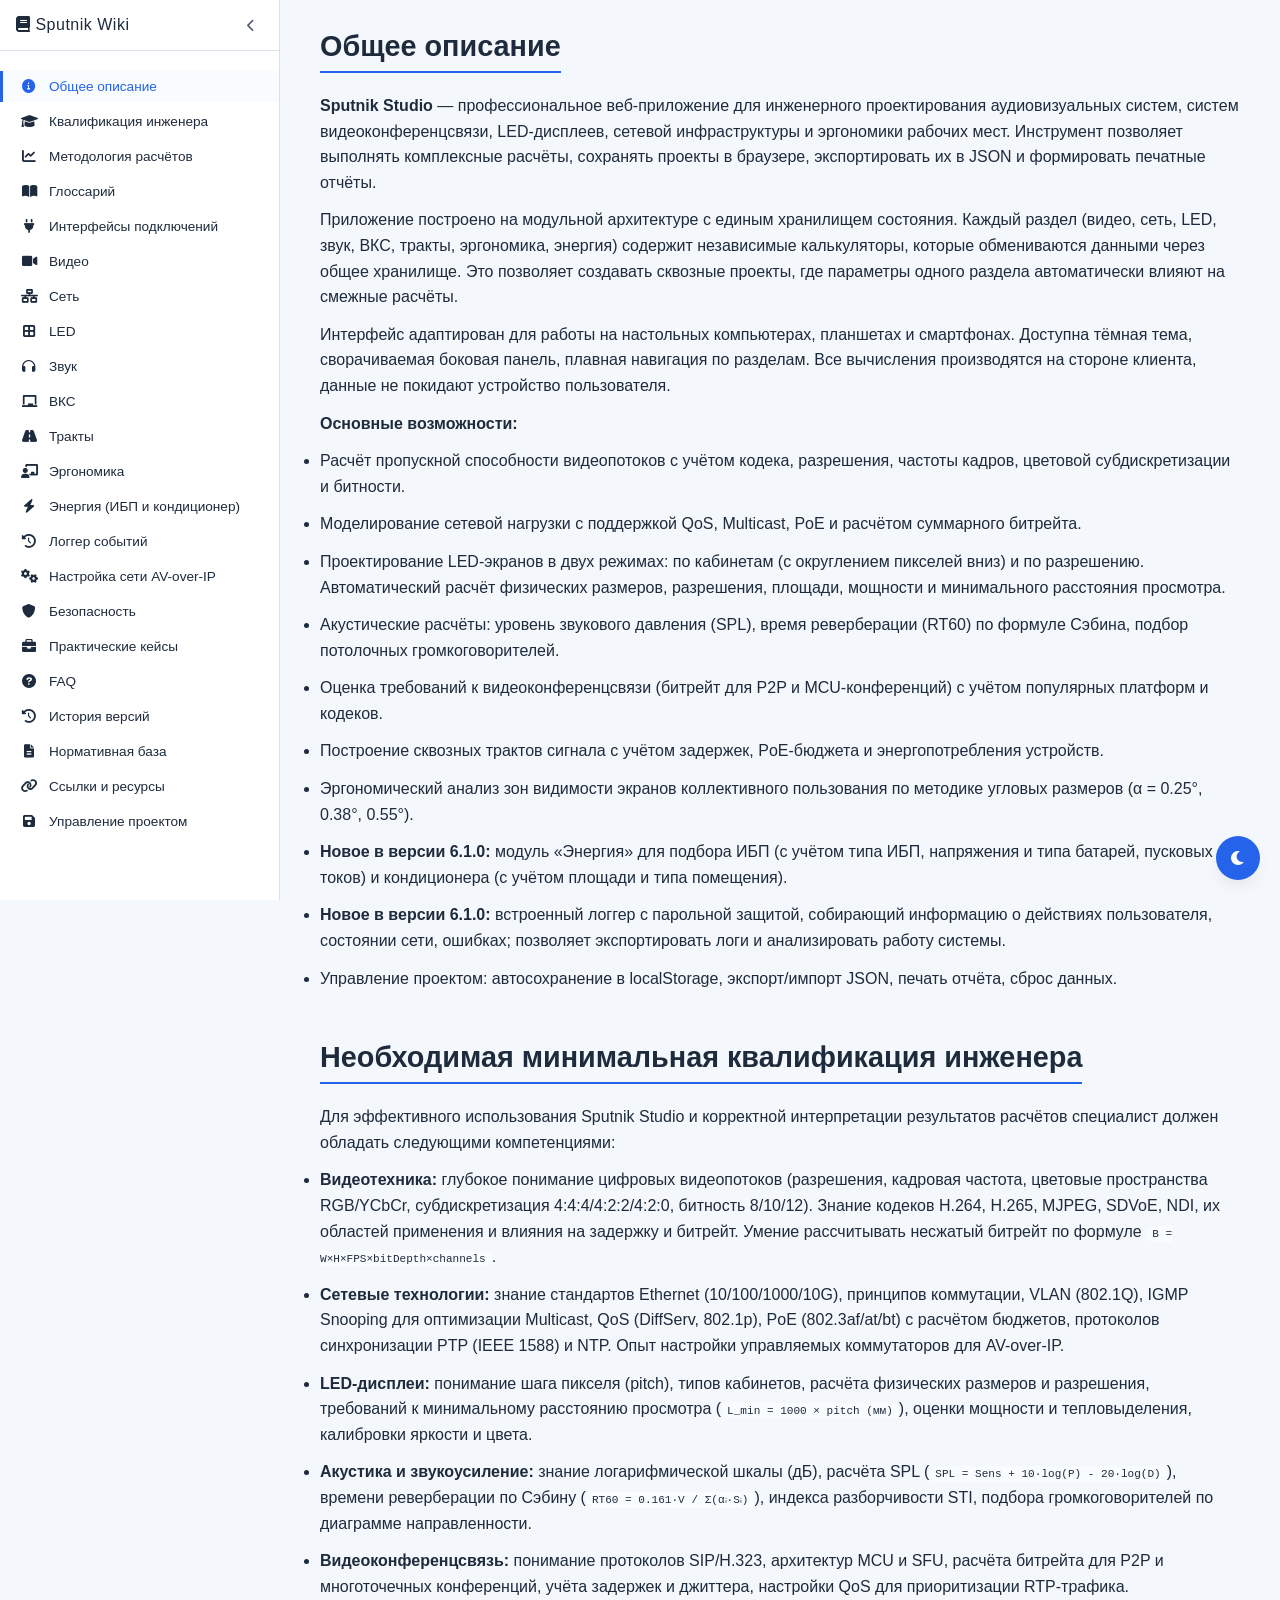
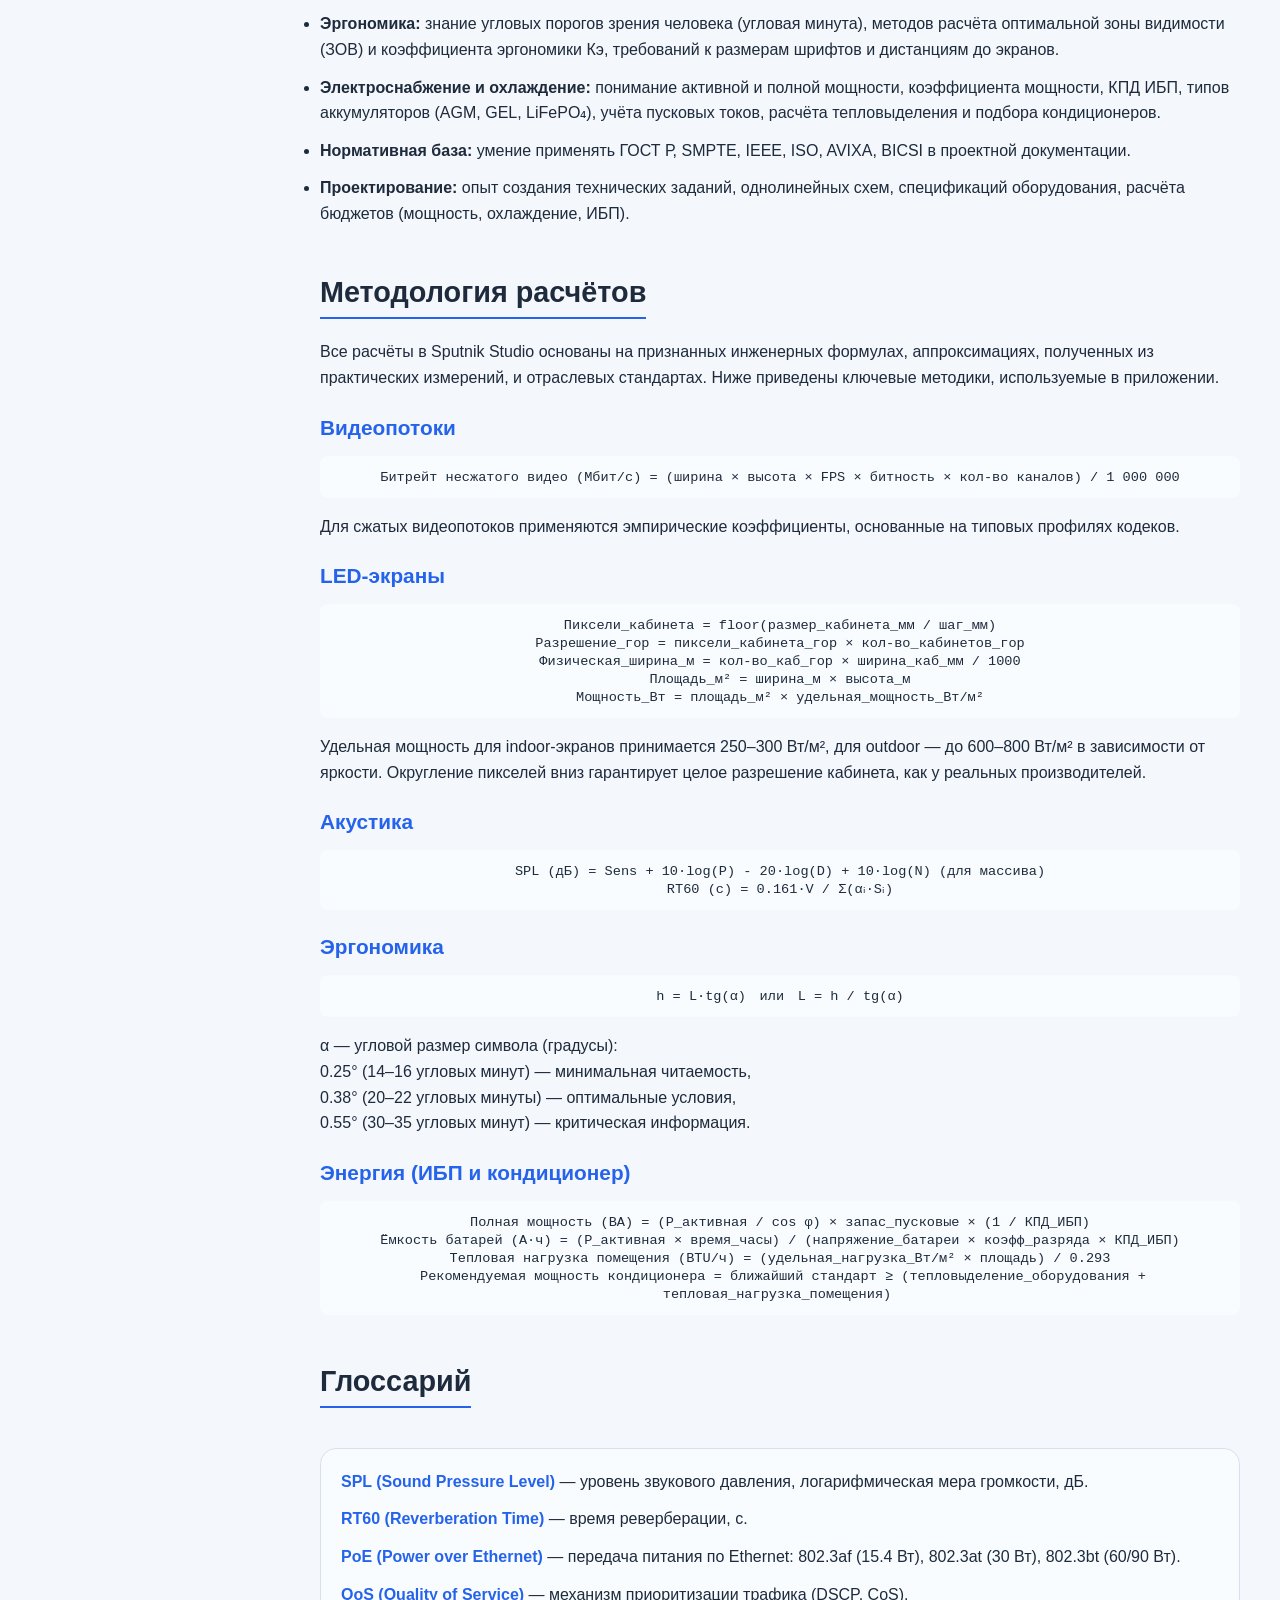
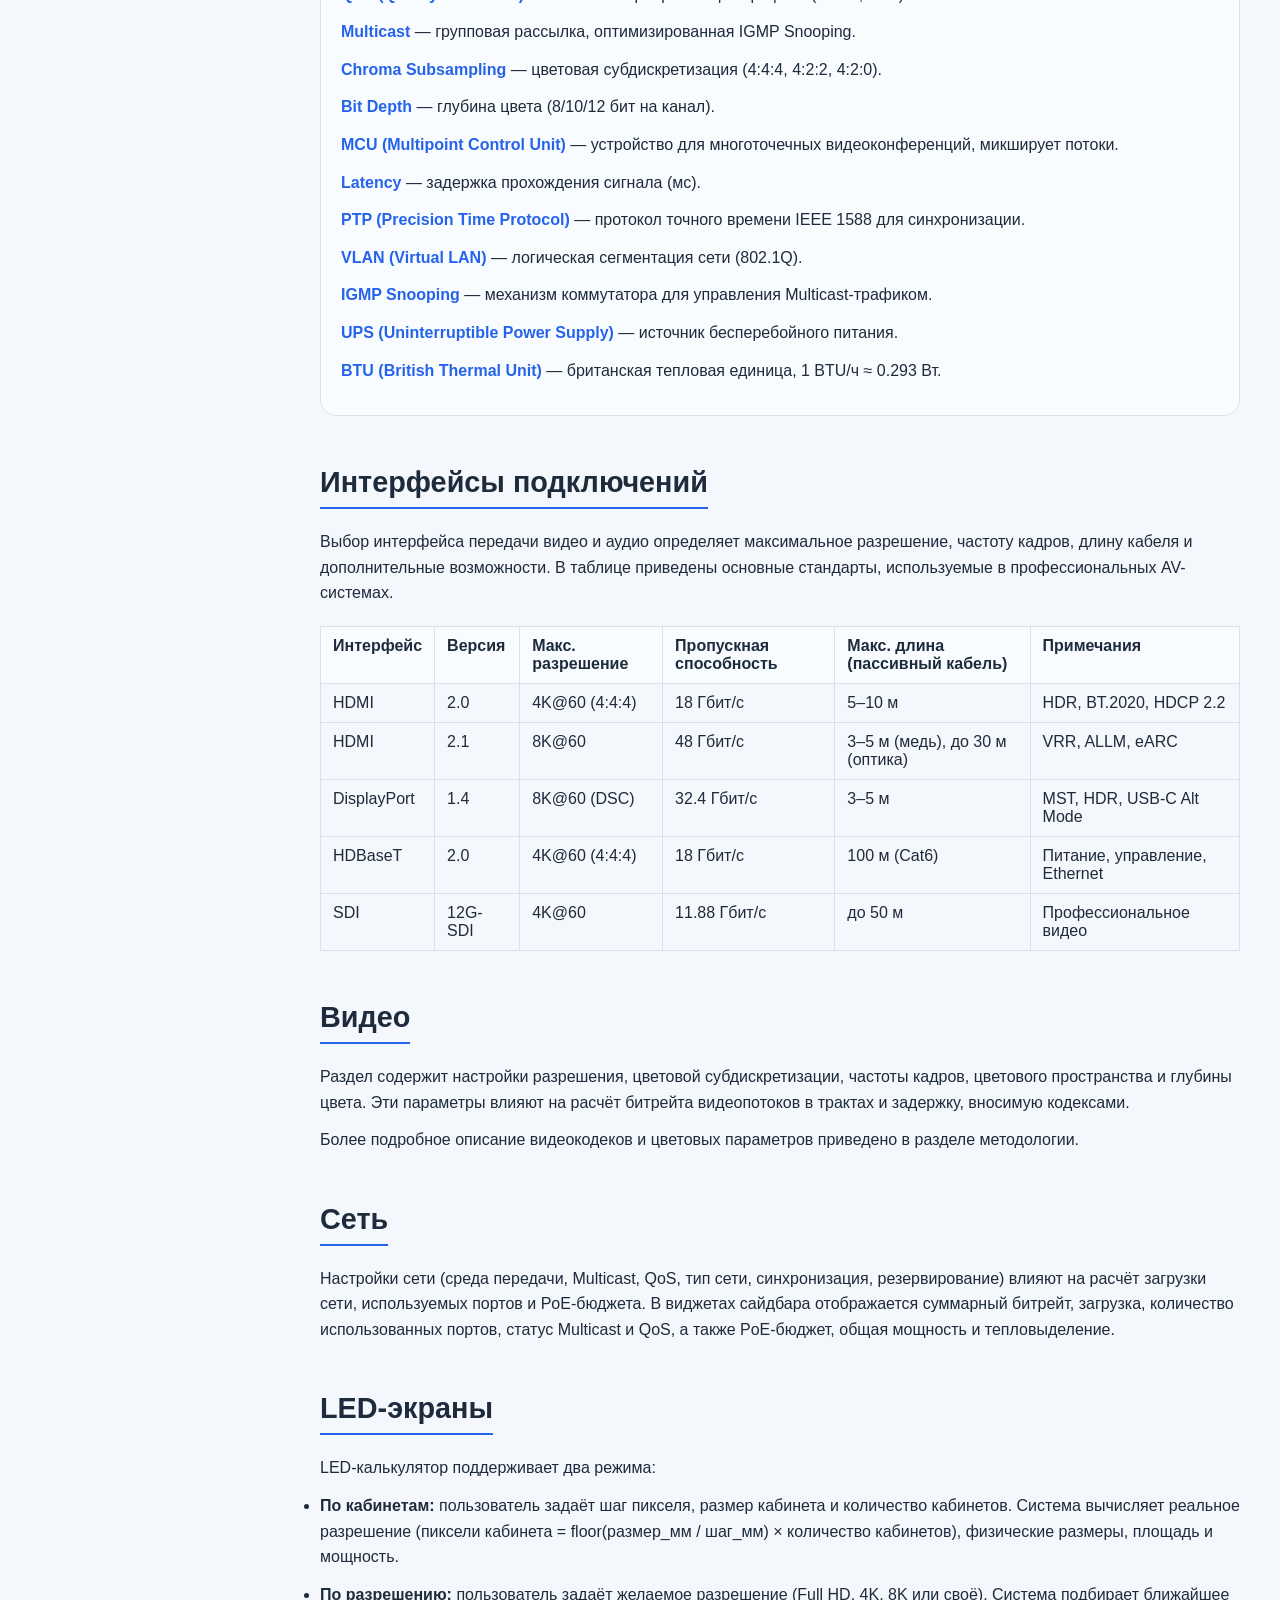
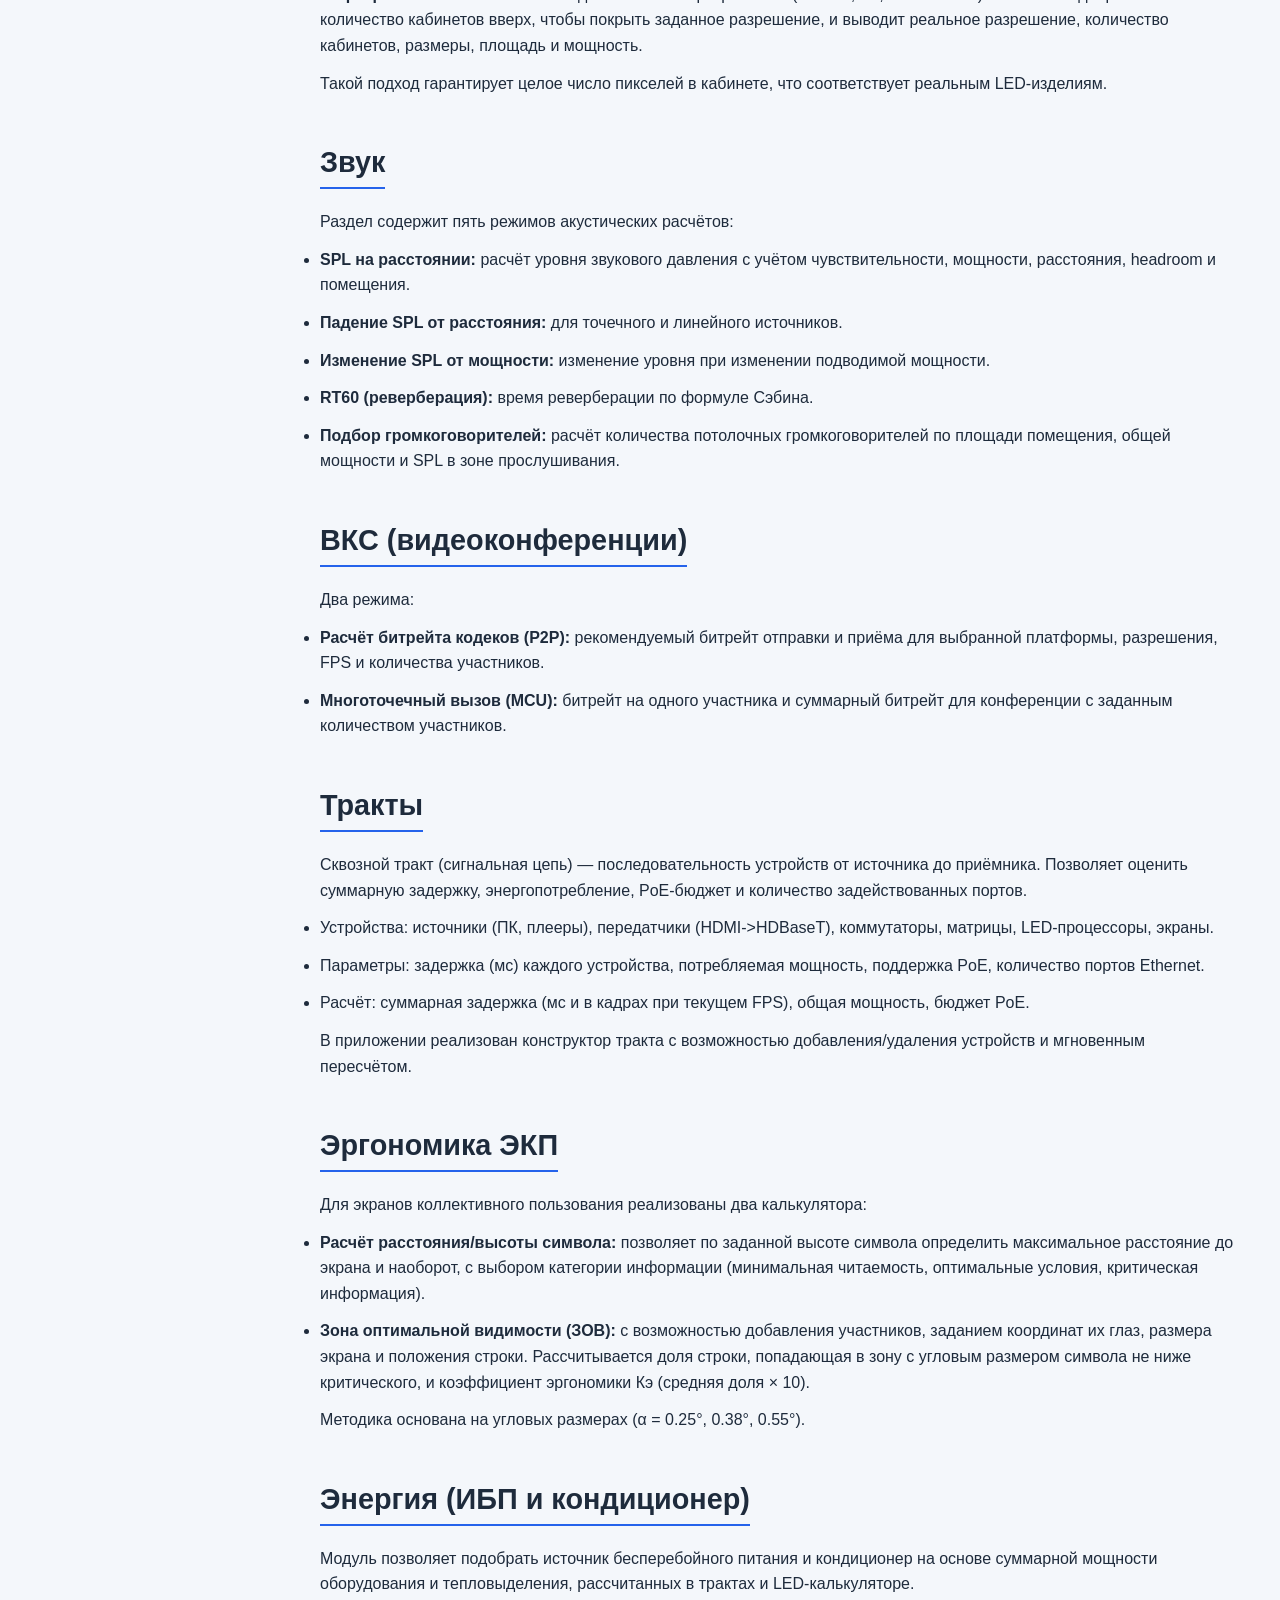
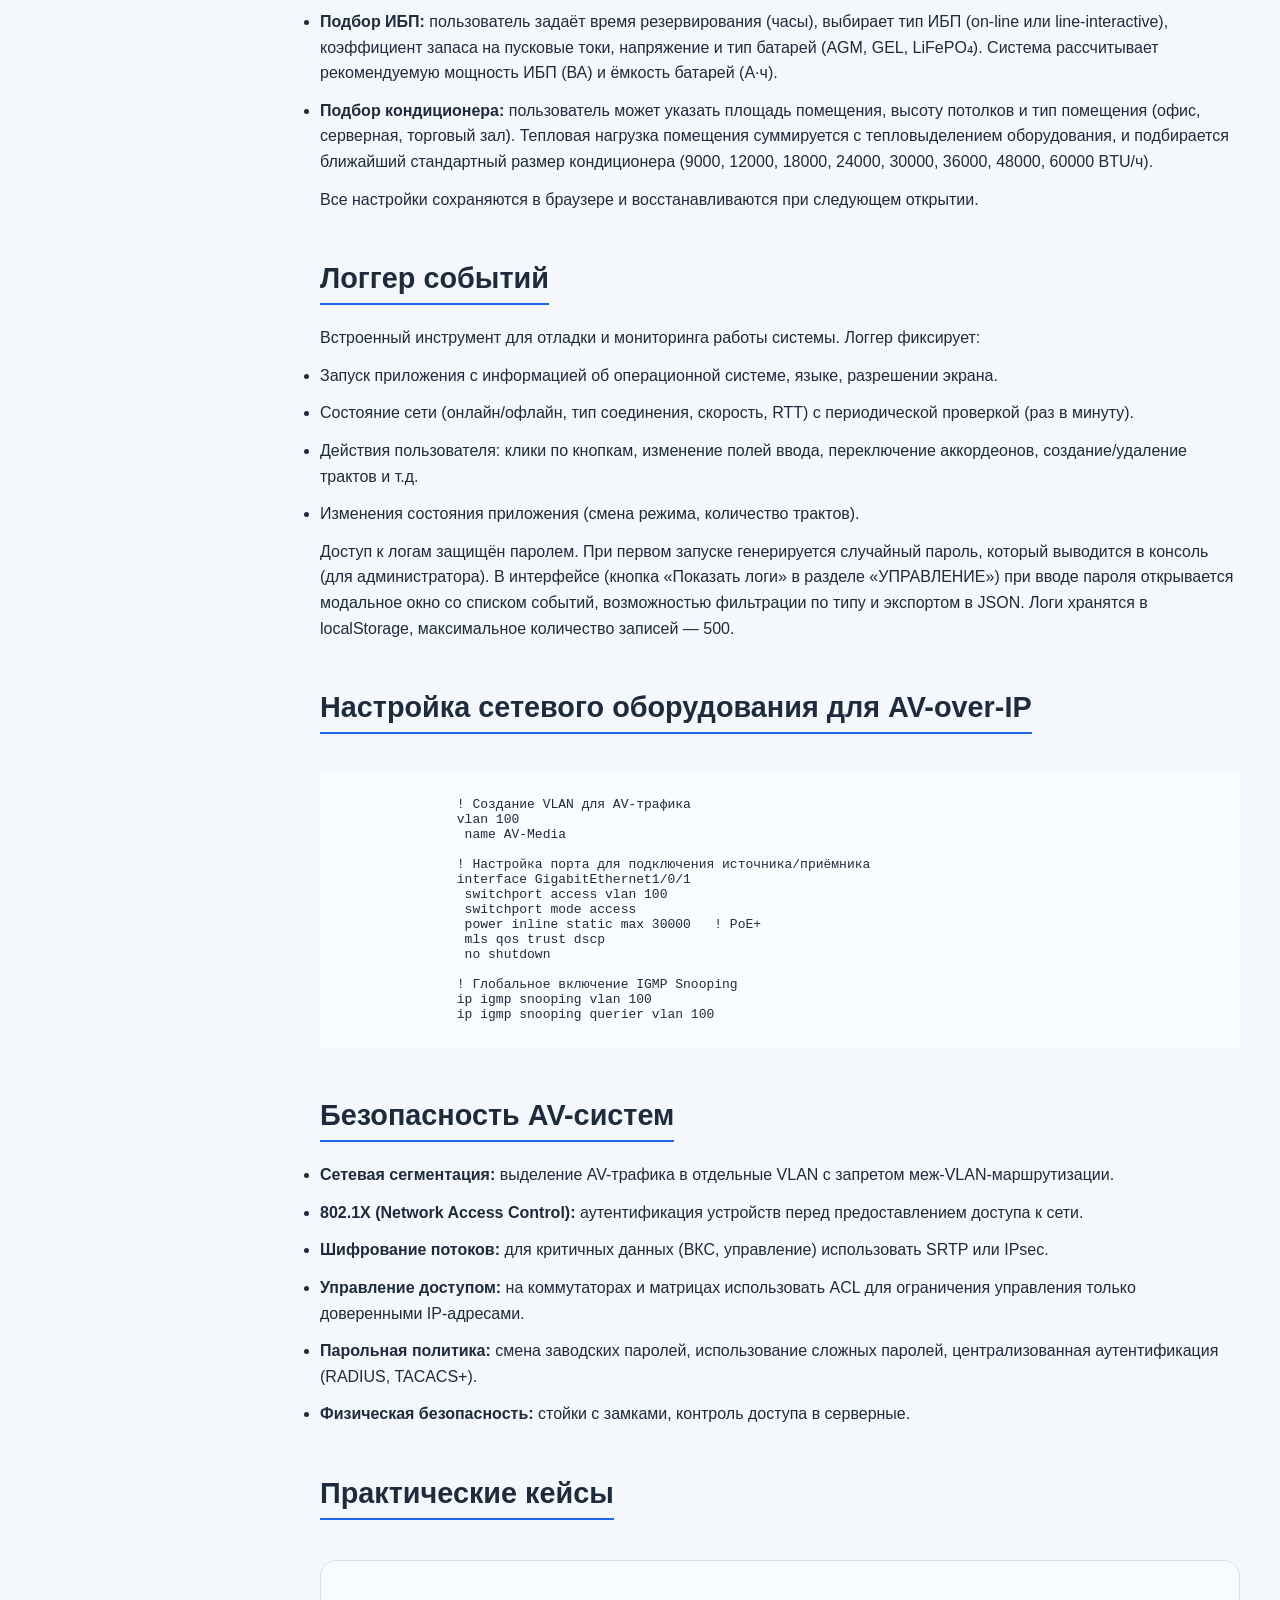
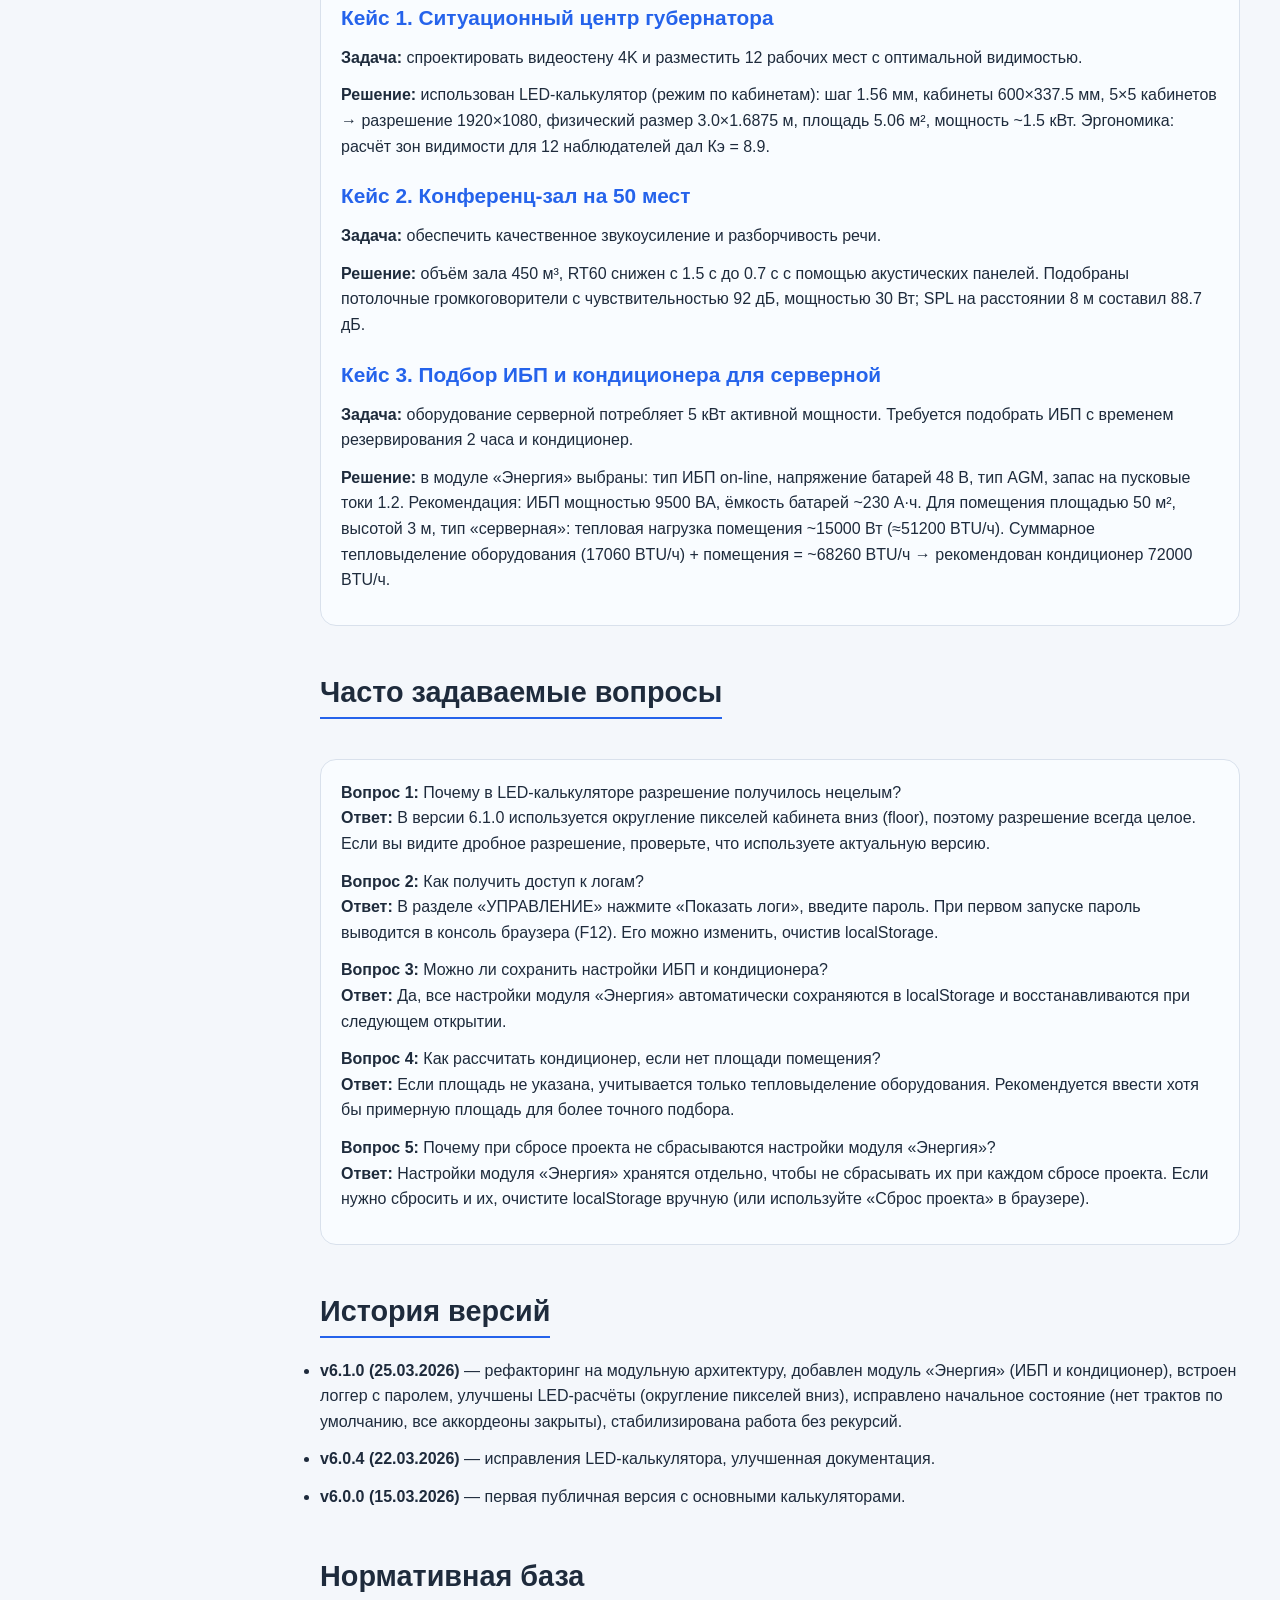
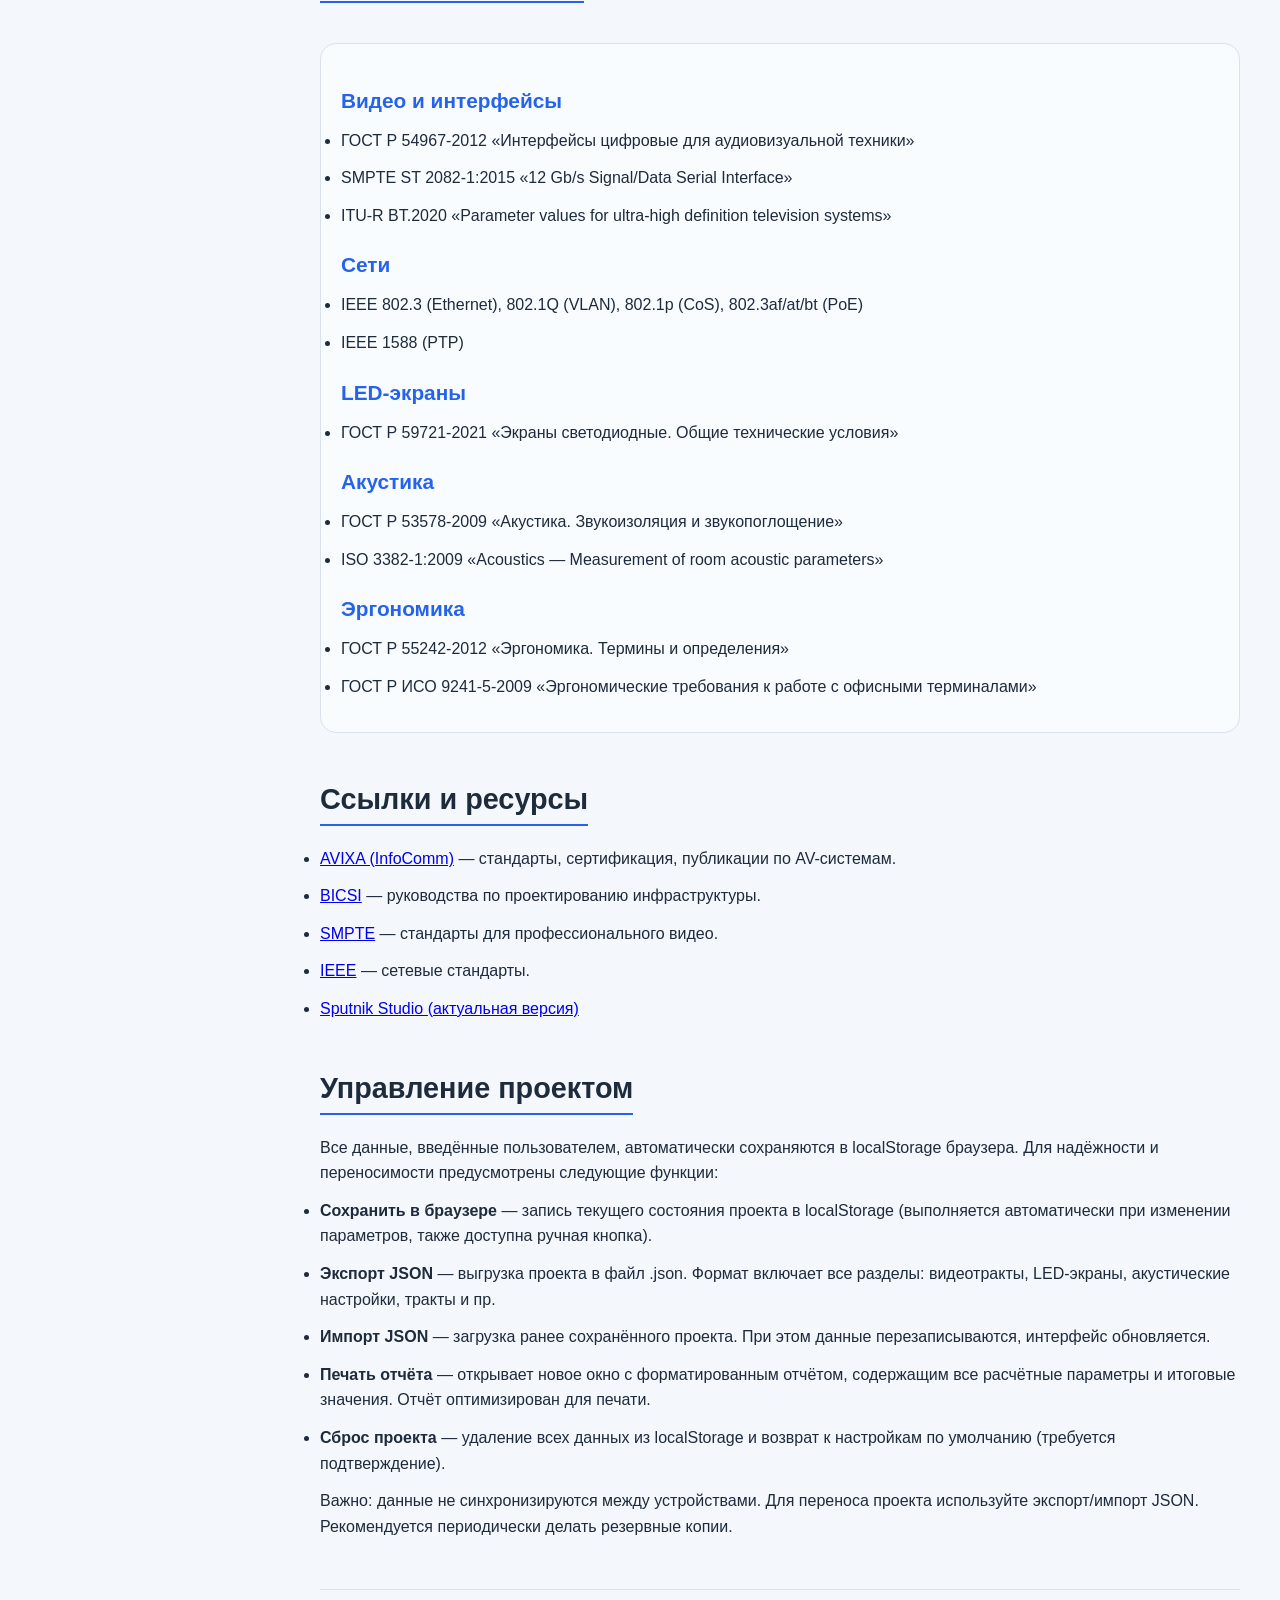
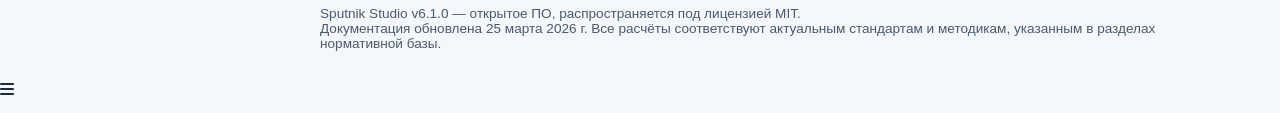
<file: wiki.html>
<!DOCTYPE html>
<html lang="ru">
<head>
    <meta charset="UTF-8">
    <meta name="viewport" content="width=device-width, initial-scale=1.0, user-scalable=yes">
    <title>Sputnik Studio v6.1.0 — Полная техническая документация</title>
    <link rel="stylesheet" href="https://cdnjs.cloudflare.com/ajax/libs/font-awesome/6.0.0-beta3/css/all.min.css">
    <style>
        * { margin: 0; padding: 0; box-sizing: border-box; font-family: 'Inter', 'Segoe UI', sans-serif; }
        :root {
            --bg-page: #f4f7fb;
            --bg-panel: #ffffff;
            --text-primary: #1e2b3c;
            --text-secondary: #4a5a6e;
            --border-light: #d9e1ec;
            --accent: #2563eb;
            --accent-hover: #1d4ed8;
            --card-bg: #f9fcff;
            --shadow: 0 8px 20px -8px rgba(0,20,40,0.15);
            --sidebar-width: 280px;
            --sidebar-collapsed-width: 70px;
        }
        body.dark {
            --bg-page: #121212;
            --bg-panel: #1e1e1e;
            --text-primary: #e0e0e0;
            --text-secondary: #a0a0a0;
            --border-light: #333333;
            --accent: #3b82f6;
            --accent-hover: #2563eb;
            --card-bg: #2a2a2a;
            --shadow: 0 8px 20px -8px rgba(0,0,0,0.7);
        }
        body {
            background: var(--bg-page);
            color: var(--text-primary);
            transition: background 0.2s, color 0.2s;
            overflow-x: hidden;
        }
        .app-layout {
            display: flex;
            min-height: 100vh;
        }
        .sidebar {
            width: var(--sidebar-width);
            background: var(--bg-panel);
            border-right: 1px solid var(--border-light);
            flex-shrink: 0;
            position: sticky;
            top: 0;
            height: 100vh;
            overflow-y: auto;
            transition: width 0.2s ease;
            z-index: 10;
        }
        .sidebar.collapsed {
            width: var(--sidebar-collapsed-width);
        }
        .sidebar-header {
            padding: 16px;
            border-bottom: 1px solid var(--border-light);
            display: flex;
            justify-content: space-between;
            align-items: center;
        }
        .sidebar.collapsed .sidebar-header {
            padding: 16px 8px;
            justify-content: center;
        }
        .sidebar-header h2 {
            font-size: 1rem;
            font-weight: 500;
            letter-spacing: 0.5px;
            white-space: nowrap;
        }
        .sidebar.collapsed .sidebar-header h2 {
            display: none;
        }
        .collapse-btn {
            cursor: pointer;
            font-size: 0.8rem;
            color: var(--text-secondary);
            width: 24px;
            text-align: center;
        }
        .collapse-btn:hover {
            color: var(--accent);
        }
        .nav-menu {
            padding: 16px 0;
        }
        .nav-item {
            padding: 8px 16px;
            margin: 4px 0;
            cursor: pointer;
            transition: 0.2s;
            border-left: 3px solid transparent;
            font-size: 0.85rem;
            display: flex;
            align-items: center;
            gap: 10px;
        }
        .sidebar.collapsed .nav-item span {
            display: none;
        }
        .sidebar.collapsed .nav-item {
            justify-content: center;
            padding: 8px 0;
        }
        .nav-item i {
            width: 20px;
            text-align: center;
        }
        .nav-item:hover {
            background: var(--card-bg);
            border-left-color: var(--accent);
        }
        .nav-item.active {
            background: var(--card-bg);
            border-left-color: var(--accent);
            color: var(--accent);
            font-weight: 500;
        }
        .main-content {
            flex: 1;
            padding: 30px 40px;
            max-width: calc(100% - var(--sidebar-width));
            transition: max-width 0.2s;
        }
        .sidebar.collapsed ~ .main-content {
            max-width: calc(100% - var(--sidebar-collapsed-width));
        }
        .section {
            margin-bottom: 50px;
            scroll-margin-top: 20px;
        }
        .section h2 {
            font-size: 1.8rem;
            margin-bottom: 20px;
            padding-bottom: 8px;
            border-bottom: 2px solid var(--accent);
            display: inline-block;
        }
        .section h3 {
            font-size: 1.3rem;
            margin: 25px 0 15px;
            color: var(--accent);
        }
        .section h4 {
            font-size: 1.1rem;
            margin: 20px 0 10px;
        }
        .section p, .section li {
            line-height: 1.6;
            margin-bottom: 12px;
        }
        .card {
            background: var(--card-bg);
            border: 1px solid var(--border-light);
            border-radius: 16px;
            padding: 20px;
            margin: 20px 0;
        }
        table {
            width: 100%;
            border-collapse: collapse;
            margin: 20px 0;
        }
        th, td {
            border: 1px solid var(--border-light);
            padding: 10px 12px;
            text-align: left;
            vertical-align: top;
        }
        th {
            background: var(--card-bg);
            font-weight: 600;
        }
        code {
            background: var(--card-bg);
            padding: 2px 6px;
            border-radius: 6px;
            font-family: monospace;
            font-size: 0.85em;
        }
        .glossary-term {
            font-weight: 600;
            color: var(--accent);
        }
        .footnote {
            font-size: 0.85rem;
            color: var(--text-secondary);
            margin-top: 16px;
            border-top: 1px solid var(--border-light);
            padding-top: 16px;
        }
        .theme-switch {
            position: fixed;
            bottom: 20px;
            right: 20px;
            background: var(--accent);
            color: white;
            width: 44px;
            height: 44px;
            border-radius: 50%;
            display: flex;
            align-items: center;
            justify-content: center;
            cursor: pointer;
            box-shadow: var(--shadow);
            z-index: 100;
            transition: 0.2s;
        }
        .ascii-art {
            font-family: monospace;
            background: var(--card-bg);
            padding: 12px;
            border-radius: 8px;
            margin: 16px 0;
            white-space: pre;
            overflow-x: auto;
        }
        .formula {
            background: var(--card-bg);
            padding: 12px;
            border-radius: 8px;
            font-family: monospace;
            font-size: 1rem;
            text-align: center;
            margin: 16px 0;
        }
        .svg-container {
            background: var(--card-bg);
            border-radius: 16px;
            padding: 20px;
            margin: 20px 0;
            text-align: center;
        }
        @media (max-width: 768px) {
            .main-content {
                padding: 20px;
            }
            .sidebar {
                position: fixed;
                left: 0;
                top: 0;
                transform: translateX(-100%);
                transition: transform 0.3s;
                z-index: 20;
            }
            .sidebar.open {
                transform: translateX(0);
            }
            .mobile-menu-toggle {
                display: block;
                position: fixed;
                bottom: 20px;
                left: 20px;
                background: var(--accent);
                color: white;
                width: 44px;
                height: 44px;
                border-radius: 50%;
                display: flex;
                align-items: center;
                justify-content: center;
                cursor: pointer;
                z-index: 21;
                box-shadow: var(--shadow);
            }
        }
    </style>
</head>
<body>
<div class="app-layout">
    <div class="sidebar" id="sidebar">
        <div class="sidebar-header">
            <h2><i class="fas fa-book"></i> Sputnik Wiki</h2>
            <div class="collapse-btn" id="collapseSidebarBtn"><i class="fas fa-chevron-left"></i></div>
        </div>
        <div class="nav-menu" id="navMenu">
            <div class="nav-item" data-section="overview"><i class="fas fa-info-circle"></i><span>Общее описание</span></div>
            <div class="nav-item" data-section="qualification"><i class="fas fa-graduation-cap"></i><span>Квалификация инженера</span></div>
            <div class="nav-item" data-section="methodology"><i class="fas fa-chart-line"></i><span>Методология расчётов</span></div>
            <div class="nav-item" data-section="glossary"><i class="fas fa-book-open"></i><span>Глоссарий</span></div>
            <div class="nav-item" data-section="interfaces"><i class="fas fa-plug"></i><span>Интерфейсы подключений</span></div>
            <div class="nav-item" data-section="video"><i class="fas fa-video"></i><span>Видео</span></div>
            <div class="nav-item" data-section="network"><i class="fas fa-network-wired"></i><span>Сеть</span></div>
            <div class="nav-item" data-section="led"><i class="fas fa-border-all"></i><span>LED</span></div>
            <div class="nav-item" data-section="sound"><i class="fas fa-headphones"></i><span>Звук</span></div>
            <div class="nav-item" data-section="vc"><i class="fas fa-chalkboard"></i><span>ВКС</span></div>
            <div class="nav-item" data-section="tracts"><i class="fas fa-road"></i><span>Тракты</span></div>
            <div class="nav-item" data-section="ergo"><i class="fas fa-chalkboard-user"></i><span>Эргономика</span></div>
            <div class="nav-item" data-section="power"><i class="fas fa-bolt"></i><span>Энергия (ИБП и кондиционер)</span></div>
            <div class="nav-item" data-section="logger"><i class="fas fa-history"></i><span>Логгер событий</span></div>
            <div class="nav-item" data-section="netconfig"><i class="fas fa-cogs"></i><span>Настройка сети AV-over-IP</span></div>
            <div class="nav-item" data-section="security"><i class="fas fa-shield-alt"></i><span>Безопасность</span></div>
            <div class="nav-item" data-section="cases"><i class="fas fa-briefcase"></i><span>Практические кейсы</span></div>
            <div class="nav-item" data-section="faq"><i class="fas fa-question-circle"></i><span>FAQ</span></div>
            <div class="nav-item" data-section="versions"><i class="fas fa-history"></i><span>История версий</span></div>
            <div class="nav-item" data-section="standards"><i class="fas fa-file-alt"></i><span>Нормативная база</span></div>
            <div class="nav-item" data-section="resources"><i class="fas fa-link"></i><span>Ссылки и ресурсы</span></div>
            <div class="nav-item" data-section="project"><i class="fas fa-save"></i><span>Управление проектом</span></div>
        </div>
    </div>
    <div class="main-content">
        <!-- Общее описание -->
        <div class="section" id="overview">
            <h2>Общее описание</h2>
            <p><strong>Sputnik Studio</strong> — профессиональное веб-приложение для инженерного проектирования аудиовизуальных систем, систем видеоконференцсвязи, LED-дисплеев, сетевой инфраструктуры и эргономики рабочих мест. Инструмент позволяет выполнять комплексные расчёты, сохранять проекты в браузере, экспортировать их в JSON и формировать печатные отчёты.</p>
            <p>Приложение построено на модульной архитектуре с единым хранилищем состояния. Каждый раздел (видео, сеть, LED, звук, ВКС, тракты, эргономика, энергия) содержит независимые калькуляторы, которые обмениваются данными через общее хранилище. Это позволяет создавать сквозные проекты, где параметры одного раздела автоматически влияют на смежные расчёты.</p>
            <p>Интерфейс адаптирован для работы на настольных компьютерах, планшетах и смартфонах. Доступна тёмная тема, сворачиваемая боковая панель, плавная навигация по разделам. Все вычисления производятся на стороне клиента, данные не покидают устройство пользователя.</p>
            <p><strong>Основные возможности:</strong></p>
            <ul>
                <li>Расчёт пропускной способности видеопотоков с учётом кодека, разрешения, частоты кадров, цветовой субдискретизации и битности.</li>
                <li>Моделирование сетевой нагрузки с поддержкой QoS, Multicast, PoE и расчётом суммарного битрейта.</li>
                <li>Проектирование LED-экранов в двух режимах: по кабинетам (с округлением пикселей вниз) и по разрешению. Автоматический расчёт физических размеров, разрешения, площади, мощности и минимального расстояния просмотра.</li>
                <li>Акустические расчёты: уровень звукового давления (SPL), время реверберации (RT60) по формуле Сэбина, подбор потолочных громкоговорителей.</li>
                <li>Оценка требований к видеоконференцсвязи (битрейт для P2P и MCU-конференций) с учётом популярных платформ и кодеков.</li>
                <li>Построение сквозных трактов сигнала с учётом задержек, PoE-бюджета и энергопотребления устройств.</li>
                <li>Эргономический анализ зон видимости экранов коллективного пользования по методике угловых размеров (α = 0.25°, 0.38°, 0.55°).</li>
                <li><strong>Новое в версии 6.1.0:</strong> модуль «Энергия» для подбора ИБП (с учётом типа ИБП, напряжения и типа батарей, пусковых токов) и кондиционера (с учётом площади и типа помещения).</li>
                <li><strong>Новое в версии 6.1.0:</strong> встроенный логгер с парольной защитой, собирающий информацию о действиях пользователя, состоянии сети, ошибках; позволяет экспортировать логи и анализировать работу системы.</li>
                <li>Управление проектом: автосохранение в localStorage, экспорт/импорт JSON, печать отчёта, сброс данных.</li>
            </ul>
        </div>

        <!-- Квалификация инженера -->
        <div class="section" id="qualification">
            <h2>Необходимая минимальная квалификация инженера</h2>
            <p>Для эффективного использования Sputnik Studio и корректной интерпретации результатов расчётов специалист должен обладать следующими компетенциями:</p>
            <ul>
                <li><strong>Видеотехника:</strong> глубокое понимание цифровых видеопотоков (разрешения, кадровая частота, цветовые пространства RGB/YCbCr, субдискретизация 4:4:4/4:2:2/4:2:0, битность 8/10/12). Знание кодеков H.264, H.265, MJPEG, SDVoE, NDI, их областей применения и влияния на задержку и битрейт. Умение рассчитывать несжатый битрейт по формуле <code>B = W×H×FPS×bitDepth×channels</code>.</li>
                <li><strong>Сетевые технологии:</strong> знание стандартов Ethernet (10/100/1000/10G), принципов коммутации, VLAN (802.1Q), IGMP Snooping для оптимизации Multicast, QoS (DiffServ, 802.1p), PoE (802.3af/at/bt) с расчётом бюджетов, протоколов синхронизации PTP (IEEE 1588) и NTP. Опыт настройки управляемых коммутаторов для AV-over-IP.</li>
                <li><strong>LED-дисплеи:</strong> понимание шага пикселя (pitch), типов кабинетов, расчёта физических размеров и разрешения, требований к минимальному расстоянию просмотра (<code>L_min = 1000 × pitch (мм)</code>), оценки мощности и тепловыделения, калибровки яркости и цвета.</li>
                <li><strong>Акустика и звукоусиление:</strong> знание логарифмической шкалы (дБ), расчёта SPL (<code>SPL = Sens + 10·log(P) - 20·log(D)</code>), времени реверберации по Сэбину (<code>RT60 = 0.161·V / Σ(αᵢ·Sᵢ)</code>), индекса разборчивости STI, подбора громкоговорителей по диаграмме направленности.</li>
                <li><strong>Видеоконференцсвязь:</strong> понимание протоколов SIP/H.323, архитектур MCU и SFU, расчёта битрейта для P2P и многоточечных конференций, учёта задержек и джиттера, настройки QoS для приоритизации RTP-трафика.</li>
                <li><strong>Эргономика:</strong> знание угловых порогов зрения человека (угловая минута), методов расчёта оптимальной зоны видимости (ЗОВ) и коэффициента эргономики Кэ, требований к размерам шрифтов и дистанциям до экранов.</li>
                <li><strong>Электроснабжение и охлаждение:</strong> понимание активной и полной мощности, коэффициента мощности, КПД ИБП, типов аккумуляторов (AGM, GEL, LiFePO₄), учёта пусковых токов, расчёта тепловыделения и подбора кондиционеров.</li>
                <li><strong>Нормативная база:</strong> умение применять ГОСТ Р, SMPTE, IEEE, ISO, AVIXA, BICSI в проектной документации.</li>
                <li><strong>Проектирование:</strong> опыт создания технических заданий, однолинейных схем, спецификаций оборудования, расчёта бюджетов (мощность, охлаждение, ИБП).</li>
            </ul>
        </div>

        <!-- Методология расчётов -->
        <div class="section" id="methodology">
            <h2>Методология расчётов</h2>
            <p>Все расчёты в Sputnik Studio основаны на признанных инженерных формулах, аппроксимациях, полученных из практических измерений, и отраслевых стандартах. Ниже приведены ключевые методики, используемые в приложении.</p>
            
            <h3>Видеопотоки</h3>
            <div class="formula">
                <code>Битрейт несжатого видео (Мбит/с) = (ширина × высота × FPS × битность × кол-во каналов) / 1 000 000</code>
            </div>
            <p>Для сжатых видеопотоков применяются эмпирические коэффициенты, основанные на типовых профилях кодеков.</p>
            
            <h3>LED-экраны</h3>
            <div class="formula">
                <code>Пиксели_кабинета = floor(размер_кабинета_мм / шаг_мм)</code><br>
                <code>Разрешение_гор = пиксели_кабинета_гор × кол-во_кабинетов_гор</code><br>
                <code>Физическая_ширина_м = кол-во_каб_гор × ширина_каб_мм / 1000</code><br>
                <code>Площадь_м² = ширина_м × высота_м</code><br>
                <code>Мощность_Вт = площадь_м² × удельная_мощность_Вт/м²</code>
            </div>
            <p>Удельная мощность для indoor-экранов принимается 250–300 Вт/м², для outdoor — до 600–800 Вт/м² в зависимости от яркости. Округление пикселей вниз гарантирует целое разрешение кабинета, как у реальных производителей.</p>
            
            <h3>Акустика</h3>
            <div class="formula">
                <code>SPL (дБ) = Sens + 10·log(P) - 20·log(D) + 10·log(N) (для массива)</code><br>
                <code>RT60 (с) = 0.161·V / Σ(αᵢ·Sᵢ)</code>
            </div>
            
            <h3>Эргономика</h3>
            <div class="formula">
                <code>h = L·tg(α) или L = h / tg(α)</code>
            </div>
            <p>α — угловой размер символа (градусы):<br>
            0.25° (14–16 угловых минут) — минимальная читаемость,<br>
            0.38° (20–22 угловых минуты) — оптимальные условия,<br>
            0.55° (30–35 угловых минут) — критическая информация.</p>
            
            <h3>Энергия (ИБП и кондиционер)</h3>
            <div class="formula">
                <code>Полная мощность (ВА) = (P_активная / cos φ) × запас_пусковые × (1 / КПД_ИБП)</code><br>
                <code>Ёмкость батарей (А·ч) = (P_активная × время_часы) / (напряжение_батареи × коэфф_разряда × КПД_ИБП)</code><br>
                <code>Тепловая нагрузка помещения (BTU/ч) = (удельная_нагрузка_Вт/м² × площадь) / 0.293</code><br>
                <code>Рекомендуемая мощность кондиционера = ближайший стандарт ≥ (тепловыделение_оборудования + тепловая_нагрузка_помещения)</code>
            </div>
        </div>

        <!-- Глоссарий -->
        <div class="section" id="glossary">
            <h2>Глоссарий</h2>
            <div class="card">
                <p><span class="glossary-term">SPL (Sound Pressure Level)</span> — уровень звукового давления, логарифмическая мера громкости, дБ.</p>
                <p><span class="glossary-term">RT60 (Reverberation Time)</span> — время реверберации, с.</p>
                <p><span class="glossary-term">PoE (Power over Ethernet)</span> — передача питания по Ethernet: 802.3af (15.4 Вт), 802.3at (30 Вт), 802.3bt (60/90 Вт).</p>
                <p><span class="glossary-term">QoS (Quality of Service)</span> — механизм приоритизации трафика (DSCP, CoS).</p>
                <p><span class="glossary-term">Multicast</span> — групповая рассылка, оптимизированная IGMP Snooping.</p>
                <p><span class="glossary-term">Chroma Subsampling</span> — цветовая субдискретизация (4:4:4, 4:2:2, 4:2:0).</p>
                <p><span class="glossary-term">Bit Depth</span> — глубина цвета (8/10/12 бит на канал).</p>
                <p><span class="glossary-term">MCU (Multipoint Control Unit)</span> — устройство для многоточечных видеоконференций, микширует потоки.</p>
                <p><span class="glossary-term">Latency</span> — задержка прохождения сигнала (мс).</p>
                <p><span class="glossary-term">PTP (Precision Time Protocol)</span> — протокол точного времени IEEE 1588 для синхронизации.</p>
                <p><span class="glossary-term">VLAN (Virtual LAN)</span> — логическая сегментация сети (802.1Q).</p>
                <p><span class="glossary-term">IGMP Snooping</span> — механизм коммутатора для управления Multicast-трафиком.</p>
                <p><span class="glossary-term">UPS (Uninterruptible Power Supply)</span> — источник бесперебойного питания.</p>
                <p><span class="glossary-term">BTU (British Thermal Unit)</span> — британская тепловая единица, 1 BTU/ч ≈ 0.293 Вт.</p>
            </div>
        </div>

        <!-- Интерфейсы подключений (сокращённо, т.к. не менялось) -->
        <div class="section" id="interfaces">
            <h2>Интерфейсы подключений</h2>
            <p>Выбор интерфейса передачи видео и аудио определяет максимальное разрешение, частоту кадров, длину кабеля и дополнительные возможности. В таблице приведены основные стандарты, используемые в профессиональных AV-системах.</p>
            <table>
                <thead><tr><th>Интерфейс</th><th>Версия</th><th>Макс. разрешение</th><th>Пропускная способность</th><th>Макс. длина (пассивный кабель)</th><th>Примечания</th></tr></thead>
                <tbody>
                    <tr><td>HDMI</td><td>2.0</td><td>4K@60 (4:4:4)</td><td>18 Гбит/с</td><td>5–10 м</td><td>HDR, BT.2020, HDCP 2.2</td></tr>
                    <tr><td>HDMI</td><td>2.1</td><td>8K@60</td><td>48 Гбит/с</td><td>3–5 м (медь), до 30 м (оптика)</td><td>VRR, ALLM, eARC</td></tr>
                    <tr><td>DisplayPort</td><td>1.4</td><td>8K@60 (DSC)</td><td>32.4 Гбит/с</td><td>3–5 м</td><td>MST, HDR, USB-C Alt Mode</td></tr>
                    <tr><td>HDBaseT</td><td>2.0</td><td>4K@60 (4:4:4)</td><td>18 Гбит/с</td><td>100 м (Cat6)</td><td>Питание, управление, Ethernet</td></tr>
                    <tr><td>SDI</td><td>12G-SDI</td><td>4K@60</td><td>11.88 Гбит/с</td><td>до 50 м</td><td>Профессиональное видео</td></tr>
                </tbody>
            </table>
        </div>

        <!-- Видео -->
        <div class="section" id="video">
            <h2>Видео</h2>
            <p>Раздел содержит настройки разрешения, цветовой субдискретизации, частоты кадров, цветового пространства и глубины цвета. Эти параметры влияют на расчёт битрейта видеопотоков в трактах и задержку, вносимую кодексами.</p>
            <p>Более подробное описание видеокодеков и цветовых параметров приведено в разделе методологии.</p>
        </div>

        <!-- Сеть -->
        <div class="section" id="network">
            <h2>Сеть</h2>
            <p>Настройки сети (среда передачи, Multicast, QoS, тип сети, синхронизация, резервирование) влияют на расчёт загрузки сети, используемых портов и PoE-бюджета. В виджетах сайдбара отображается суммарный битрейт, загрузка, количество использованных портов, статус Multicast и QoS, а также PoE-бюджет, общая мощность и тепловыделение.</p>
        </div>

        <!-- LED -->
        <div class="section" id="led">
            <h2>LED-экраны</h2>
            <p>LED-калькулятор поддерживает два режима:</p>
            <ul>
                <li><strong>По кабинетам:</strong> пользователь задаёт шаг пикселя, размер кабинета и количество кабинетов. Система вычисляет реальное разрешение (пиксели кабинета = floor(размер_мм / шаг_мм) × количество кабинетов), физические размеры, площадь и мощность.</li>
                <li><strong>По разрешению:</strong> пользователь задаёт желаемое разрешение (Full HD, 4K, 8K или своё). Система подбирает ближайшее количество кабинетов вверх, чтобы покрыть заданное разрешение, и выводит реальное разрешение, количество кабинетов, размеры, площадь и мощность.</li>
            </ul>
            <p>Такой подход гарантирует целое число пикселей в кабинете, что соответствует реальным LED-изделиям.</p>
        </div>

        <!-- Звук -->
        <div class="section" id="sound">
            <h2>Звук</h2>
            <p>Раздел содержит пять режимов акустических расчётов:</p>
            <ul>
                <li><strong>SPL на расстоянии:</strong> расчёт уровня звукового давления с учётом чувствительности, мощности, расстояния, headroom и помещения.</li>
                <li><strong>Падение SPL от расстояния:</strong> для точечного и линейного источников.</li>
                <li><strong>Изменение SPL от мощности:</strong> изменение уровня при изменении подводимой мощности.</li>
                <li><strong>RT60 (реверберация):</strong> время реверберации по формуле Сэбина.</li>
                <li><strong>Подбор громкоговорителей:</strong> расчёт количества потолочных громкоговорителей по площади помещения, общей мощности и SPL в зоне прослушивания.</li>
            </ul>
        </div>

        <!-- ВКС -->
        <div class="section" id="vc">
            <h2>ВКС (видеоконференции)</h2>
            <p>Два режима:</p>
            <ul>
                <li><strong>Расчёт битрейта кодеков (P2P):</strong> рекомендуемый битрейт отправки и приёма для выбранной платформы, разрешения, FPS и количества участников.</li>
                <li><strong>Многоточечный вызов (MCU):</strong> битрейт на одного участника и суммарный битрейт для конференции с заданным количеством участников.</li>
            </ul>
        </div>

        <!-- Тракты -->
        <div class="section" id="tracts">
            <h2>Тракты</h2>
            <p>Сквозной тракт (сигнальная цепь) — последовательность устройств от источника до приёмника. Позволяет оценить суммарную задержку, энергопотребление, PoE-бюджет и количество задействованных портов.</p>
            <ul>
                <li>Устройства: источники (ПК, плееры), передатчики (HDMI->HDBaseT), коммутаторы, матрицы, LED-процессоры, экраны.</li>
                <li>Параметры: задержка (мс) каждого устройства, потребляемая мощность, поддержка PoE, количество портов Ethernet.</li>
                <li>Расчёт: суммарная задержка (мс и в кадрах при текущем FPS), общая мощность, бюджет PoE.</li>
            </ul>
            <p>В приложении реализован конструктор тракта с возможностью добавления/удаления устройств и мгновенным пересчётом.</p>
        </div>

        <!-- Эргономика -->
        <div class="section" id="ergo">
            <h2>Эргономика ЭКП</h2>
            <p>Для экранов коллективного пользования реализованы два калькулятора:</p>
            <ul>
                <li><strong>Расчёт расстояния/высоты символа:</strong> позволяет по заданной высоте символа определить максимальное расстояние до экрана и наоборот, с выбором категории информации (минимальная читаемость, оптимальные условия, критическая информация).</li>
                <li><strong>Зона оптимальной видимости (ЗОВ):</strong> с возможностью добавления участников, заданием координат их глаз, размера экрана и положения строки. Рассчитывается доля строки, попадающая в зону с угловым размером символа не ниже критического, и коэффициент эргономики Кэ (средняя доля × 10).</li>
            </ul>
            <p>Методика основана на угловых размерах (α = 0.25°, 0.38°, 0.55°).</p>
        </div>

        <!-- Энергия (ИБП и кондиционер) -->
        <div class="section" id="power">
            <h2>Энергия (ИБП и кондиционер)</h2>
            <p>Модуль позволяет подобрать источник бесперебойного питания и кондиционер на основе суммарной мощности оборудования и тепловыделения, рассчитанных в трактах и LED-калькуляторе.</p>
            <ul>
                <li><strong>Подбор ИБП:</strong> пользователь задаёт время резервирования (часы), выбирает тип ИБП (on‑line или line‑interactive), коэффициент запаса на пусковые токи, напряжение и тип батарей (AGM, GEL, LiFePO₄). Система рассчитывает рекомендуемую мощность ИБП (ВА) и ёмкость батарей (А·ч).</li>
                <li><strong>Подбор кондиционера:</strong> пользователь может указать площадь помещения, высоту потолков и тип помещения (офис, серверная, торговый зал). Тепловая нагрузка помещения суммируется с тепловыделением оборудования, и подбирается ближайший стандартный размер кондиционера (9000, 12000, 18000, 24000, 30000, 36000, 48000, 60000 BTU/ч).</li>
            </ul>
            <p>Все настройки сохраняются в браузере и восстанавливаются при следующем открытии.</p>
        </div>

        <!-- Логгер -->
        <div class="section" id="logger">
            <h2>Логгер событий</h2>
            <p>Встроенный инструмент для отладки и мониторинга работы системы. Логгер фиксирует:</p>
            <ul>
                <li>Запуск приложения с информацией об операционной системе, языке, разрешении экрана.</li>
                <li>Состояние сети (онлайн/офлайн, тип соединения, скорость, RTT) с периодической проверкой (раз в минуту).</li>
                <li>Действия пользователя: клики по кнопкам, изменение полей ввода, переключение аккордеонов, создание/удаление трактов и т.д.</li>
                <li>Изменения состояния приложения (смена режима, количество трактов).</li>
            </ul>
            <p>Доступ к логам защищён паролем. При первом запуске генерируется случайный пароль, который выводится в консоль (для администратора). В интерфейсе (кнопка «Показать логи» в разделе «УПРАВЛЕНИЕ») при вводе пароля открывается модальное окно со списком событий, возможностью фильтрации по типу и экспортом в JSON. Логи хранятся в localStorage, максимальное количество записей — 500.</p>
        </div>

        <!-- Настройка сети AV-over-IP (оставлен, как в старой wiki) -->
        <div class="section" id="netconfig">
            <h2>Настройка сетевого оборудования для AV-over-IP</h2>
            <div class="ascii-art">
                ! Создание VLAN для AV-трафика
                vlan 100
                 name AV-Media

                ! Настройка порта для подключения источника/приёмника
                interface GigabitEthernet1/0/1
                 switchport access vlan 100
                 switchport mode access
                 power inline static max 30000   ! PoE+
                 mls qos trust dscp
                 no shutdown

                ! Глобальное включение IGMP Snooping
                ip igmp snooping vlan 100
                ip igmp snooping querier vlan 100
            </div>
        </div>

        <!-- Безопасность -->
        <div class="section" id="security">
            <h2>Безопасность AV-систем</h2>
            <ul>
                <li><strong>Сетевая сегментация:</strong> выделение AV-трафика в отдельные VLAN с запретом меж-VLAN-маршрутизации.</li>
                <li><strong>802.1X (Network Access Control):</strong> аутентификация устройств перед предоставлением доступа к сети.</li>
                <li><strong>Шифрование потоков:</strong> для критичных данных (ВКС, управление) использовать SRTP или IPsec.</li>
                <li><strong>Управление доступом:</strong> на коммутаторах и матрицах использовать ACL для ограничения управления только доверенными IP-адресами.</li>
                <li><strong>Парольная политика:</strong> смена заводских паролей, использование сложных паролей, централизованная аутентификация (RADIUS, TACACS+).</li>
                <li><strong>Физическая безопасность:</strong> стойки с замками, контроль доступа в серверные.</li>
            </ul>
        </div>

        <!-- Практические кейсы (с добавлением кейса по модулю энергии) -->
        <div class="section" id="cases">
            <h2>Практические кейсы</h2>
            <div class="card">
                <h3>Кейс 1. Ситуационный центр губернатора</h3>
                <p><strong>Задача:</strong> спроектировать видеостену 4K и разместить 12 рабочих мест с оптимальной видимостью.</p>
                <p><strong>Решение:</strong> использован LED-калькулятор (режим по кабинетам): шаг 1.56 мм, кабинеты 600×337.5 мм, 5×5 кабинетов → разрешение 1920×1080, физический размер 3.0×1.6875 м, площадь 5.06 м², мощность ~1.5 кВт. Эргономика: расчёт зон видимости для 12 наблюдателей дал Кэ = 8.9.</p>
                <h3>Кейс 2. Конференц-зал на 50 мест</h3>
                <p><strong>Задача:</strong> обеспечить качественное звукоусиление и разборчивость речи.</p>
                <p><strong>Решение:</strong> объём зала 450 м³, RT60 снижен с 1.5 с до 0.7 с с помощью акустических панелей. Подобраны потолочные громкоговорители с чувствительностью 92 дБ, мощностью 30 Вт; SPL на расстоянии 8 м составил 88.7 дБ.</p>
                <h3>Кейс 3. Подбор ИБП и кондиционера для серверной</h3>
                <p><strong>Задача:</strong> оборудование серверной потребляет 5 кВт активной мощности. Требуется подобрать ИБП с временем резервирования 2 часа и кондиционер.</p>
                <p><strong>Решение:</strong> в модуле «Энергия» выбраны: тип ИБП on‑line, напряжение батарей 48 В, тип AGM, запас на пусковые токи 1.2. Рекомендация: ИБП мощностью 9500 ВА, ёмкость батарей ~230 А·ч. Для помещения площадью 50 м², высотой 3 м, тип «серверная»: тепловая нагрузка помещения ~15000 Вт (≈51200 BTU/ч). Суммарное тепловыделение оборудования (17060 BTU/ч) + помещения = ~68260 BTU/ч → рекомендован кондиционер 72000 BTU/ч.</p>
            </div>
        </div>

        <!-- FAQ (обновлён) -->
        <div class="section" id="faq">
            <h2>Часто задаваемые вопросы</h2>
            <div class="card">
                <p><strong>Вопрос 1:</strong> Почему в LED-калькуляторе разрешение получилось нецелым?<br>
                <strong>Ответ:</strong> В версии 6.1.0 используется округление пикселей кабинета вниз (floor), поэтому разрешение всегда целое. Если вы видите дробное разрешение, проверьте, что используете актуальную версию.</p>
                <p><strong>Вопрос 2:</strong> Как получить доступ к логам?<br>
                <strong>Ответ:</strong> В разделе «УПРАВЛЕНИЕ» нажмите «Показать логи», введите пароль. При первом запуске пароль выводится в консоль браузера (F12). Его можно изменить, очистив localStorage.</p>
                <p><strong>Вопрос 3:</strong> Можно ли сохранить настройки ИБП и кондиционера?<br>
                <strong>Ответ:</strong> Да, все настройки модуля «Энергия» автоматически сохраняются в localStorage и восстанавливаются при следующем открытии.</p>
                <p><strong>Вопрос 4:</strong> Как рассчитать кондиционер, если нет площади помещения?<br>
                <strong>Ответ:</strong> Если площадь не указана, учитывается только тепловыделение оборудования. Рекомендуется ввести хотя бы примерную площадь для более точного подбора.</p>
                <p><strong>Вопрос 5:</strong> Почему при сбросе проекта не сбрасываются настройки модуля «Энергия»?<br>
                <strong>Ответ:</strong> Настройки модуля «Энергия» хранятся отдельно, чтобы не сбрасывать их при каждом сбросе проекта. Если нужно сбросить и их, очистите localStorage вручную (или используйте «Сброс проекта» в браузере).</p>
            </div>
        </div>

        <!-- История версий -->
        <div class="section" id="versions">
            <h2>История версий</h2>
            <ul>
                <li><strong>v6.1.0 (25.03.2026)</strong> — рефакторинг на модульную архитектуру, добавлен модуль «Энергия» (ИБП и кондиционер), встроен логгер с паролем, улучшены LED-расчёты (округление пикселей вниз), исправлено начальное состояние (нет трактов по умолчанию, все аккордеоны закрыты), стабилизирована работа без рекурсий.</li>
                <li><strong>v6.0.4 (22.03.2026)</strong> — исправления LED-калькулятора, улучшенная документация.</li>
                <li><strong>v6.0.0 (15.03.2026)</strong> — первая публичная версия с основными калькуляторами.</li>
            </ul>
        </div>

        <!-- Нормативная база (без изменений) -->
        <div class="section" id="standards">
            <h2>Нормативная база</h2>
            <div class="card">
                <h3>Видео и интерфейсы</h3>
                <ul><li>ГОСТ Р 54967-2012 «Интерфейсы цифровые для аудиовизуальной техники»</li><li>SMPTE ST 2082-1:2015 «12 Gb/s Signal/Data Serial Interface»</li><li>ITU-R BT.2020 «Parameter values for ultra-high definition television systems»</li></ul>
                <h3>Сети</h3>
                <ul><li>IEEE 802.3 (Ethernet), 802.1Q (VLAN), 802.1p (CoS), 802.3af/at/bt (PoE)</li><li>IEEE 1588 (PTP)</li></ul>
                <h3>LED-экраны</h3>
                <ul><li>ГОСТ Р 59721-2021 «Экраны светодиодные. Общие технические условия»</li></ul>
                <h3>Акустика</h3>
                <ul><li>ГОСТ Р 53578-2009 «Акустика. Звукоизоляция и звукопоглощение»</li><li>ISO 3382-1:2009 «Acoustics — Measurement of room acoustic parameters»</li></ul>
                <h3>Эргономика</h3>
                <ul><li>ГОСТ Р 55242-2012 «Эргономика. Термины и определения»</li><li>ГОСТ Р ИСО 9241-5-2009 «Эргономические требования к работе с офисными терминалами»</li></ul>
            </div>
        </div>

        <!-- Ссылки и ресурсы -->
        <div class="section" id="resources">
            <h2>Ссылки и ресурсы</h2>
            <ul>
                <li><a href="https://www.avixa.org/" target="_blank">AVIXA (InfoComm)</a> — стандарты, сертификация, публикации по AV-системам.</li>
                <li><a href="https://www.bicsi.org/" target="_blank">BICSI</a> — руководства по проектированию инфраструктуры.</li>
                <li><a href="https://www.smpte.org/" target="_blank">SMPTE</a> — стандарты для профессионального видео.</li>
                <li><a href="https://www.ieee.org/" target="_blank">IEEE</a> — сетевые стандарты.</li>
                <li><a href="https://rawcam.github.io/sputnikstudio/" target="_blank">Sputnik Studio (актуальная версия)</a></li>
            </ul>
        </div>

        <!-- Управление проектом -->
        <div class="section" id="project">
            <h2>Управление проектом</h2>
            <p>Все данные, введённые пользователем, автоматически сохраняются в localStorage браузера. Для надёжности и переносимости предусмотрены следующие функции:</p>
            <ul>
                <li><strong>Сохранить в браузере</strong> — запись текущего состояния проекта в localStorage (выполняется автоматически при изменении параметров, также доступна ручная кнопка).</li>
                <li><strong>Экспорт JSON</strong> — выгрузка проекта в файл .json. Формат включает все разделы: видеотракты, LED-экраны, акустические настройки, тракты и пр.</li>
                <li><strong>Импорт JSON</strong> — загрузка ранее сохранённого проекта. При этом данные перезаписываются, интерфейс обновляется.</li>
                <li><strong>Печать отчёта</strong> — открывает новое окно с форматированным отчётом, содержащим все расчётные параметры и итоговые значения. Отчёт оптимизирован для печати.</li>
                <li><strong>Сброс проекта</strong> — удаление всех данных из localStorage и возврат к настройкам по умолчанию (требуется подтверждение).</li>
            </ul>
            <p>Важно: данные не синхронизируются между устройствами. Для переноса проекта используйте экспорт/импорт JSON. Рекомендуется периодически делать резервные копии.</p>
        </div>

        <div class="footnote">
            Sputnik Studio v6.1.0 — открытое ПО, распространяется под лицензией MIT.<br>
            Документация обновлена 25 марта 2026 г. Все расчёты соответствуют актуальным стандартам и методикам, указанным в разделах нормативной базы.
        </div>
    </div>
</div>
<div class="theme-switch" id="themeSwitch"><i class="fas fa-moon"></i></div>
<div class="mobile-menu-toggle" id="mobileMenuToggle"><i class="fas fa-bars"></i></div>

<script>
    // Навигация, сворачивание сайдбара, тёмная тема, мобильное меню
    const navItems = document.querySelectorAll('.nav-item');
    const sections = document.querySelectorAll('.section');
    function setActiveNav() {
        let current = '';
        sections.forEach(section => {
            const sectionTop = section.offsetTop;
            const sectionBottom = sectionTop + section.offsetHeight;
            if (window.scrollY >= sectionTop - 100 && window.scrollY < sectionBottom - 50) {
                current = section.getAttribute('id');
            }
        });
        navItems.forEach(item => {
            item.classList.remove('active');
            if (item.dataset.section === current) {
                item.classList.add('active');
            }
        });
    }
    window.addEventListener('scroll', setActiveNav);
    navItems.forEach(item => {
        item.addEventListener('click', () => {
            const sectionId = item.dataset.section;
            const section = document.getElementById(sectionId);
            if (section) {
                section.scrollIntoView({ behavior: 'smooth' });
                if (window.innerWidth <= 768) {
                    document.getElementById('sidebar').classList.remove('open');
                }
            }
        });
    });
    setActiveNav();

    const sidebar = document.getElementById('sidebar');
    const collapseBtn = document.getElementById('collapseSidebarBtn');
    function setSidebarCollapsed(collapsed) {
        if (collapsed) {
            sidebar.classList.add('collapsed');
            collapseBtn.innerHTML = '<i class="fas fa-chevron-right"></i>';
            localStorage.setItem('wikiSidebarCollapsed', 'true');
        } else {
            sidebar.classList.remove('collapsed');
            collapseBtn.innerHTML = '<i class="fas fa-chevron-left"></i>';
            localStorage.setItem('wikiSidebarCollapsed', 'false');
        }
    }
    collapseBtn.addEventListener('click', () => {
        setSidebarCollapsed(!sidebar.classList.contains('collapsed'));
    });
    if (localStorage.getItem('wikiSidebarCollapsed') === 'true') {
        setSidebarCollapsed(true);
    }

    const themeSwitch = document.getElementById('themeSwitch');
    function setTheme(theme) {
        if (theme === 'dark') {
            document.body.classList.add('dark');
            themeSwitch.innerHTML = '<i class="fas fa-sun"></i>';
            localStorage.setItem('wikiTheme', 'dark');
        } else {
            document.body.classList.remove('dark');
            themeSwitch.innerHTML = '<i class="fas fa-moon"></i>';
            localStorage.setItem('wikiTheme', 'light');
        }
    }
    themeSwitch.addEventListener('click', () => {
        const isDark = document.body.classList.contains('dark');
        setTheme(isDark ? 'light' : 'dark');
    });
    if (localStorage.getItem('wikiTheme') === 'dark') setTheme('dark');

    const mobileToggle = document.getElementById('mobileMenuToggle');
    mobileToggle.addEventListener('click', () => {
        sidebar.classList.toggle('open');
    });
    document.addEventListener('click', (e) => {
        if (window.innerWidth <= 768 && sidebar.classList.contains('open') && !sidebar.contains(e.target) && e.target !== mobileToggle) {
            sidebar.classList.remove('open');
        }
    });
</script>
</body>
</html>
</file>
